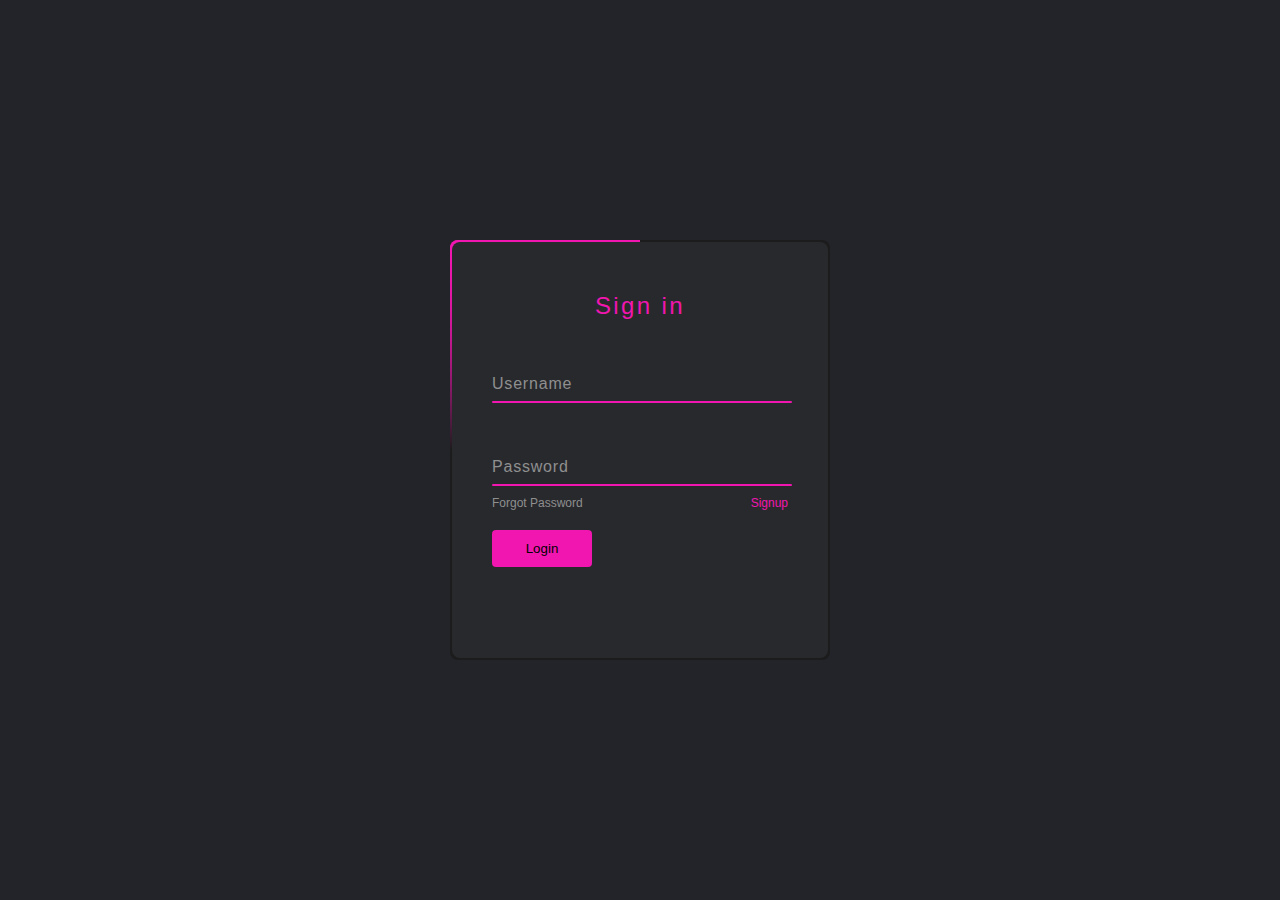
<file: Đăng nhập/index.html>
<!DOCTYPE html>
<html lang="en">
    <head>
        <title>Logic Form</title>
        <meta charset="utf-8">
        <link rel="stylesheet" href="main.css">
        <!-- <style>
            h1 {
                color: rgba(91, 159, 232, 0.995);
                font-size: 44px;
            }
        </style> -->
    </head>

    <body>
        <div class="box">
            <div class="form">
                <h2>Sign in</h2>
                <div class="inputBox">
                    <input type="text" required="repuired">
                    <span>Username</span>
                    <i></i>
                </div>
                <div class="inputBox">
                    <input type="password" required="repuired">
                    <span>Password</span>
                    <i></i>
                </div>
                <div class="links">
                    <a href="#">Forgot Password</a>
                    <a href="#">Signup</a>
                </div>
                <input type="submit" value="Login">                  
            </div>          
        </div>
    </body>
</html>
</file>
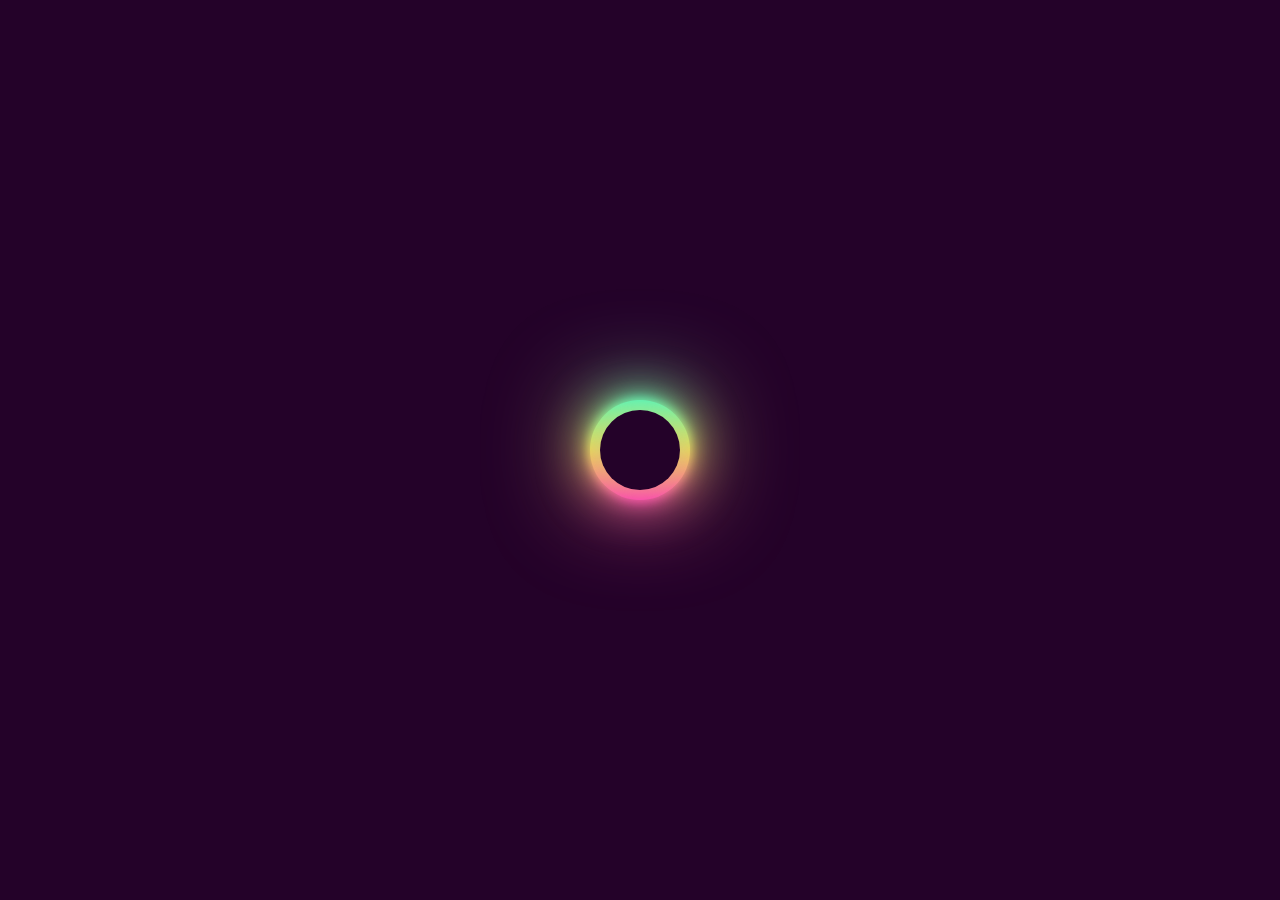
<file: Light neon/light_neon.html>
<!DOCTYPE html>
<html lang="en">
<head>
    <meta charset="UTF-8">
    <meta http-equiv="X-UA-Compatible" content="IE=edge">
    <meta name="viewport" content="width=device-width, initial-scale=1.0">
    <link rel="stylesheet" href="light_neon.css">
    <title>Animated Glowing Gradient Loader</title>
</head>
<body>
    <div class="loader">
        <span></span>
        <span></span>
        <span></span>
        <span></span>
    </div>
</body>
</html>
</file>
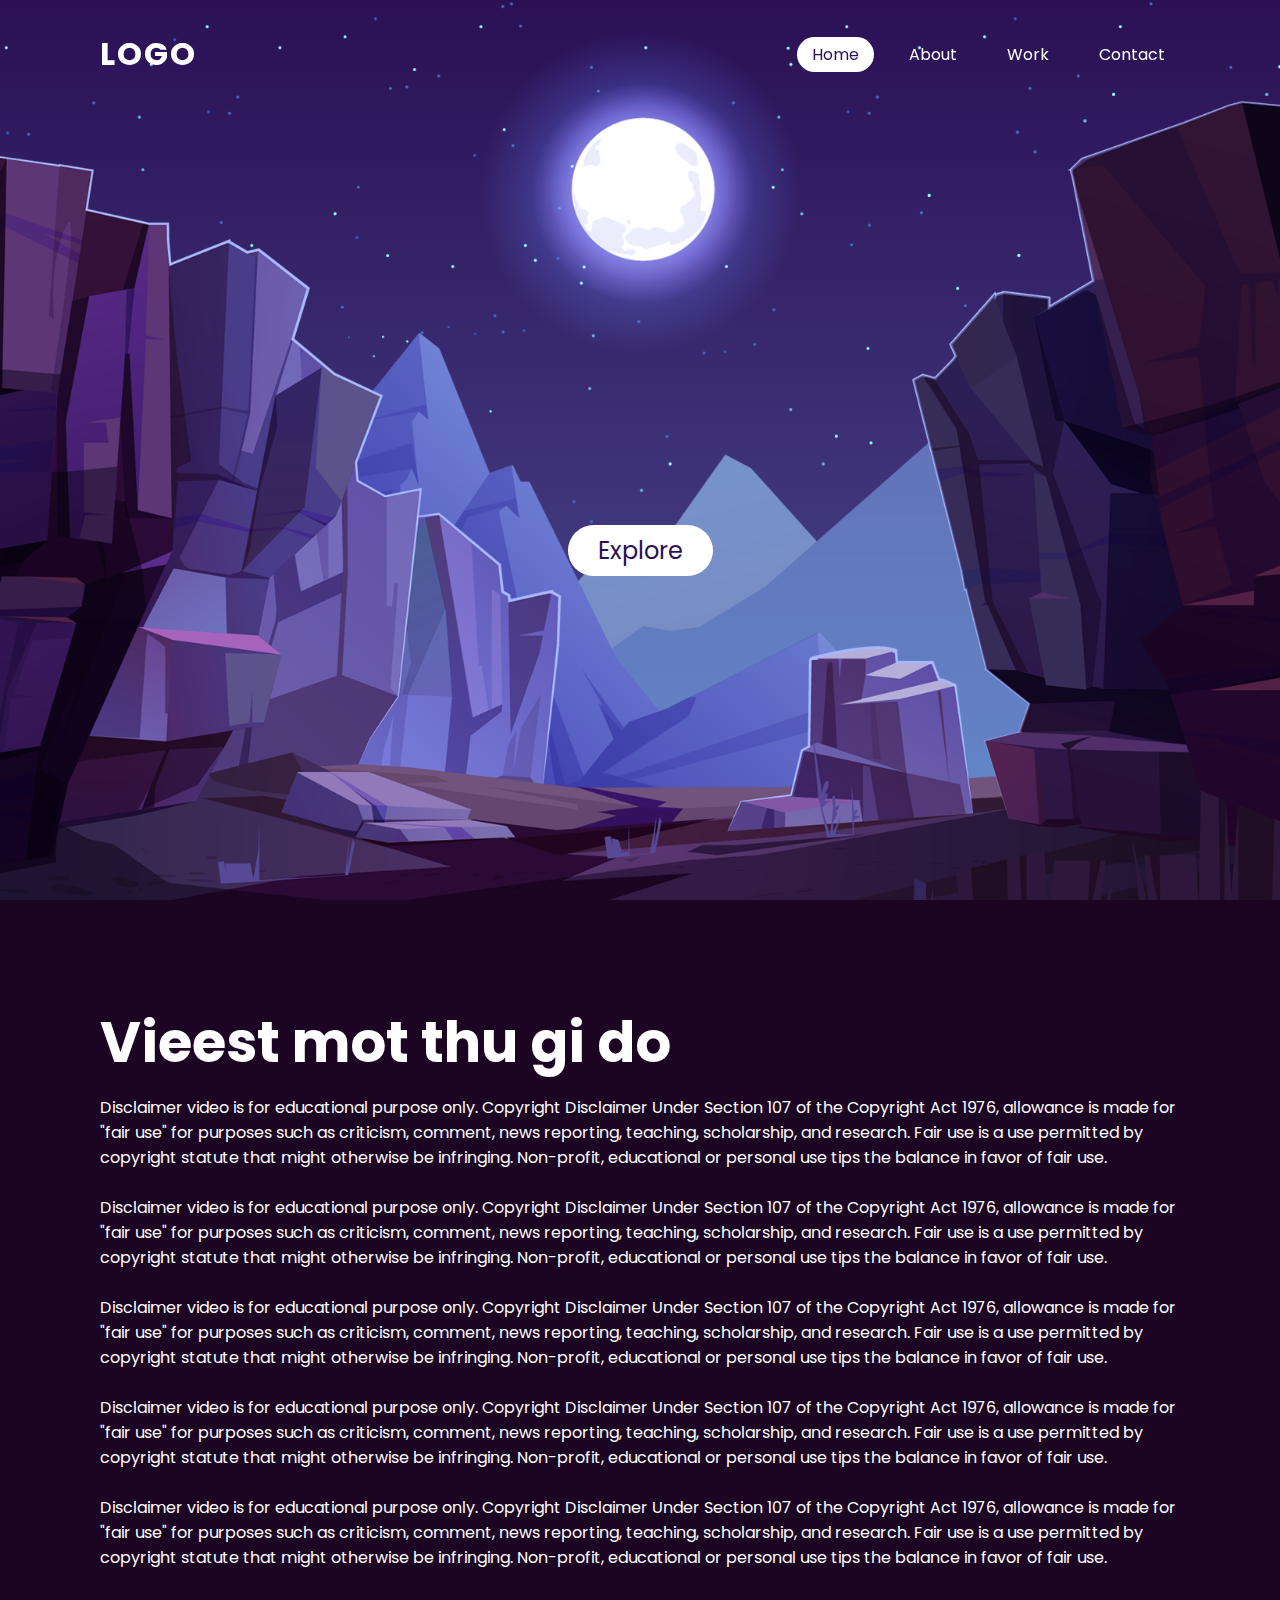
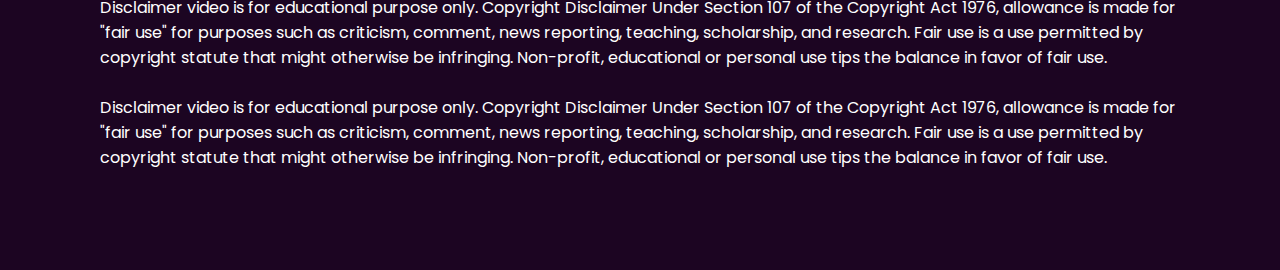
<file: Wed Moon/Moon.html>
<!DOCTYPE html>
<html lang="en">
<head>
    <meta charset="UTF-8">
    <meta http-equiv="X-UA-Compatible" content="IE=edge">
    <meta name="viewport" content="width=device-width, initial-scale=1.0">
    <link rel="stylesheet" href="Moon.css">
    <title>To The Moon</title>
</head>
<body>
    <header>
        <a href="#" class="logo">Logo</a>
        <ul>
            <li><a href="#" class="active">Home</a></li>
            <li><a href="#">About</a></li>
            <li><a href="#">Work</a></li>
            <li><a href="#">Contact</a></li>
        </ul>
    </header>
    <section>
        <img src="image_moon/stars.png" id="stars">
        <img src="image_moon/moon.png" id="moon">
        <h2 id="text">Moon Light</h2>
        <a href="#sec" id="btn">Explore</a>
        <img src="image_moon/mountains_behind.png" id="mountains_behind">
        <img src="image_moon/mountains_front.png" id="mountains_front">
    </section>
    <div class="sec" id="sec">
        <h2>Vieest mot thu gi do</h2>
        <p>Disclaimer video is for educational purpose only.
            Copyright Disclaimer Under Section 107 of the Copyright Act 1976, allowance is made for "fair use" for purposes such as criticism, comment, news reporting, teaching, scholarship, and research.
            Fair use is a use permitted by copyright statute that might otherwise be infringing. Non-profit, educational or personal use tips the balance in favor of fair use. <br><br>Disclaimer video is for educational purpose only.
            Copyright Disclaimer Under Section 107 of the Copyright Act 1976, allowance is made for "fair use" for purposes such as criticism, comment, news reporting, teaching, scholarship, and research.
            Fair use is a use permitted by copyright statute that might otherwise be infringing. Non-profit, educational or personal use tips the balance in favor of fair use.
            <br><br>Disclaimer video is for educational purpose only.
            Copyright Disclaimer Under Section 107 of the Copyright Act 1976, allowance is made for "fair use" for purposes such as criticism, comment, news reporting, teaching, scholarship, and research.
            Fair use is a use permitted by copyright statute that might otherwise be infringing. Non-profit, educational or personal use tips the balance in favor of fair use.
            <br><br>Disclaimer video is for educational purpose only.
            Copyright Disclaimer Under Section 107 of the Copyright Act 1976, allowance is made for "fair use" for purposes such as criticism, comment, news reporting, teaching, scholarship, and research.
            Fair use is a use permitted by copyright statute that might otherwise be infringing. Non-profit, educational or personal use tips the balance in favor of fair use.
            <br><br>Disclaimer video is for educational purpose only.
            Copyright Disclaimer Under Section 107 of the Copyright Act 1976, allowance is made for "fair use" for purposes such as criticism, comment, news reporting, teaching, scholarship, and research.
            Fair use is a use permitted by copyright statute that might otherwise be infringing. Non-profit, educational or personal use tips the balance in favor of fair use.
            <br><br>Disclaimer video is for educational purpose only.
            Copyright Disclaimer Under Section 107 of the Copyright Act 1976, allowance is made for "fair use" for purposes such as criticism, comment, news reporting, teaching, scholarship, and research.
            Fair use is a use permitted by copyright statute that might otherwise be infringing. Non-profit, educational or personal use tips the balance in favor of fair use.
            <br><br>Disclaimer video is for educational purpose only.
            Copyright Disclaimer Under Section 107 of the Copyright Act 1976, allowance is made for "fair use" for purposes such as criticism, comment, news reporting, teaching, scholarship, and research.
            Fair use is a use permitted by copyright statute that might otherwise be infringing. Non-profit, educational or personal use tips the balance in favor of fair use.</p>
    </div>

    <script>
        let stars = document.getElementById('stars');
        let moon = document.getElementById('moon');
        let mountains_behind = document.getElementById('mountains_behind');
        let text = document.getElementById('text');
        let btn = document.getElementById('btn');
        let mountains_front = document.getElementById('mountains_front');
        let header = document.querySelector('header');


        window.addEventListener('scroll',function(){
            let value = window.scrollY;
            stars.style.left = value * 0.25 + 'px';
            moon.style.top = value * 1.05 + 'px';
            mountains_behind.style.top = value * 0.5 + 'px';
            mountains_front.style.top = value * 0 + 'px';
            text.style.marginRight = value * 4 + 'px';
            text.style.marginTop = value * 1.5 + 'px';
            btn.style.marginTop = value * 1.5 + 'px';
            header.style.marginTop = value * 0.5 + 'px';

        })
    </script>
</body>
</html>
</file>
<file: Đăng nhập/main.css>
*
{
    margin: 0;
    padding: 0;
    box-sizing: border-box;
    font-family:sans-serif;
}
body
{
    display: flex;
    justify-content: center;
    align-items: center;
    min-height: 100vh;
    background: #23242a;
}
.box
{
    position:absolute;
    width: 380px;
    height: 420px;
    background: #1c1c1c;
    border-radius: 8px;
    overflow: hidden;
}
.box::before
{
    content: '';
    position: absolute;
    top: -50%;
    left: -50%;
    width: 380px;
    height: 420px;
    background: linear-gradient(0deg,transparent,#f016af,#f016af);
    transform-origin: bottom right;
    animation: animate 6s linear infinite;
}
.box::after
{
    content: '';
    position: absolute;
    top: -50%;
    left: -50%;
    width: 380px;
    height: 420px;
    background: linear-gradient(0deg,transparent,#f016af,#f016af);
    transform-origin: bottom right;
    animation: animate 6s linear infinite;
    animation-delay: -3s;
}
@keyframes animate 
{
    0%
    {
        transform: rotate(2deg);
    }
    100%
    {
        transform: rotate(360deg)
    }
}
.form
{
    position: absolute;
    inset: 2px;
    border-radius: 8px;
    background: #28292d;
    z-index: 10;
    padding: 50px 40px;
    display: flex;
    flex-direction: column;
}
 
.form h2
{
    color: #f016af;
    font-weight: 500;
    text-align: center;
    letter-spacing: 0.1em;
}
.inputBox
{
    position: relative;
    width: 300px;
    margin-top: 35px;
}
.inputBox input
{
    position: relative;
    width: 100%;
    padding: 20px 10px 10px;
    background: transparent;
    border: none;
    outline: none;
    color: #23242a;
    font-size: 1em;
    letter-spacing: 0.05em;
    z-index: 10;
}
.inputBox span
{
    position: absolute;
    left: 0;
    padding: 20px 0px 10px; 
    font-size: 1em;
    color: #8f8f8f;
    pointer-events: none;
    letter-spacing: 0.05em;
    transition: 0.5s;
}
.inputBox input:valid ~ span,
.inputBox input:focus ~ span
{
    color: #f016af;
    transform: translateX(10px) translateY(-34px);
    font-size: 0.75em;
}
.inputBox i
{
    position: absolute;
    left: 0;
    bottom: 0;
    width: 100%;
    height: 2px;
    background:#f016af;
    border-radius:  4px;
    transition: 0.5s;
    pointer-events: none;
    z-index: 9;
}
.inputBox input:valid ~ i,
.inputBox input:focus ~ i
{
    height: 44px;
}
.links
{
    display: flex;
    justify-content: space-between;
}
.links a
{
    margin: 10px 0;
    font-size: 0.75em;
    color: #8f8f8f;
    text-decoration: none;
}
.links a:hover,
.links a:nth-child(2)
{
    color: #f016af;
}
input[type='submit']
{
    border: none;
    outline: none;
    background: #f016af;
    padding: 11px 25px;
    width:  100px;
    margin-top: 10px;
    border-radius: 4px;
    font-weight: 400;
    cursor: pointer;
}
input[type='submit']:active
{
    opacity: 0.8;
}
</file>
<file: Light neon/light_neon.css>
body
{
    margin: 0;
    padding: 0;
    display: flex;
    justify-content: center;
    align-items: center;
    height: 100vh;
    background: #240229;
}
.loader
{
    position: relative;
    width: 100px;
    height: 100px;
    border-radius: 50%;
    background: linear-gradient(#14ffe9,#ffeb3b,#ff00e0);
    animation: animate 0.5s linear infinite;
}
@keyframes animate
{
    0%
    {
        transform: rotate(0deg);
    }
    100%
    {
        transform: rotate(360deg);
    }

}
.loader span
{
    position: absolute;
    width: 100px;
    height: 100px;
    border-radius: 50%;
    background: linear-gradient(#14ffe9,#ffeb3b,#ff00e0);
}
.loader span:nth-child(1)
{
    filter: blur(5px);
}
.loader span:nth-child(2)
{
    filter: blur(10px);
}
.loader span:nth-child(3)
{
    filter: blur(25px);
}.loader span:nth-child(4)
{
    filter: blur(50px);
}
.loader::after
{
    content: '';
    position: absolute;
    top: 10px;
    left: 10px;
    right: 10px;
    bottom: 10px;
    background: #240229;
    border-radius: 50%;
}
</file>
<file: Wed Moon/Moon.css>
@import url('https://fonts.googleapis.com/css2?family=Poppins:wght@100;200;300;400;500;600;700;800&display=swap');
*
{
    margin: 0;
    padding: 0;
    box-sizing: border-box;
    font-family:'Poppins', sans-serif;
    scroll-behavior: smooth;
}
body
{
    min-height: 100vh;
    overflow-x: hidden;
    background: linear-gradient(#2b1055,#7597de);
}
header
{
    position: absolute;
    top: 0;
    left: 0;
    width: 100%;
    padding: 30px 100px;
    display: flex;
    justify-content: space-between;
    align-items: center;
    z-index: 100;
}
header .logo
{
    color:#fff ;
    font-weight: 700;
    text-decoration: none;
    font-size: 2em;
    text-transform: uppercase;
    letter-spacing: 2px;
}
header ul
{
    display: flex;
    justify-content: center;
    align-items: center;
}
header ul li
{
    list-style: none;
    margin-left: 20px;
}
header ul li a
{
    text-decoration: none;
    padding: 6px 15px;
    color: #fff;
    border-radius: 20px;
}
header ul li a:hover,
header ul li a.active
{
    background: #fff;
    color: #2b1055;
}
section
{
    position: relative;
    width: 100%;
    height: 100vh;
    padding: 100px;
    display: flex;
    justify-content: center;
    align-items: center;
    overflow: hidden;
}
section::before
{
    content: "";
    position: absolute;
    bottom: 0;
    width: 100%;
    height: 100px;
    background: linear-gradient(to top,#1c0522,transform);
}
section img
{
    position: absolute;
    top: 0;
    left: 0;
    width: 100%;
    height: 100%;
    object-fit: cover;
    pointer-events: none;
}
section img#moon
{
    mix-blend-mode: screen;
}
section img#mountains_front
{
    z-index: 9;
}
#text
{
    position: absolute;
    right: -350px;
    color: #fff;
    white-space: nowrap;
    font-size: 7.5vw;
    z-index: 9;
}
#btn
{
    text-decoration: none;
    display: inline-block;
    padding: 8px 30px;
    border-radius: 40px;
    background: #fff;
    color: #2b1055;
    font-size: 1.5em;
    z-index: 9;
    transform: translateY(100px);
}
.sec
{
    position: relative;
    padding: 100px;
    background: #1c0522;
}
.sec h2
{
    font-size: 3.5em;
    margin-bottom: 10px;
    color: #fff;
}
.sec p
{
    font-size: 1em;
    color: #fff;
}
</file>
